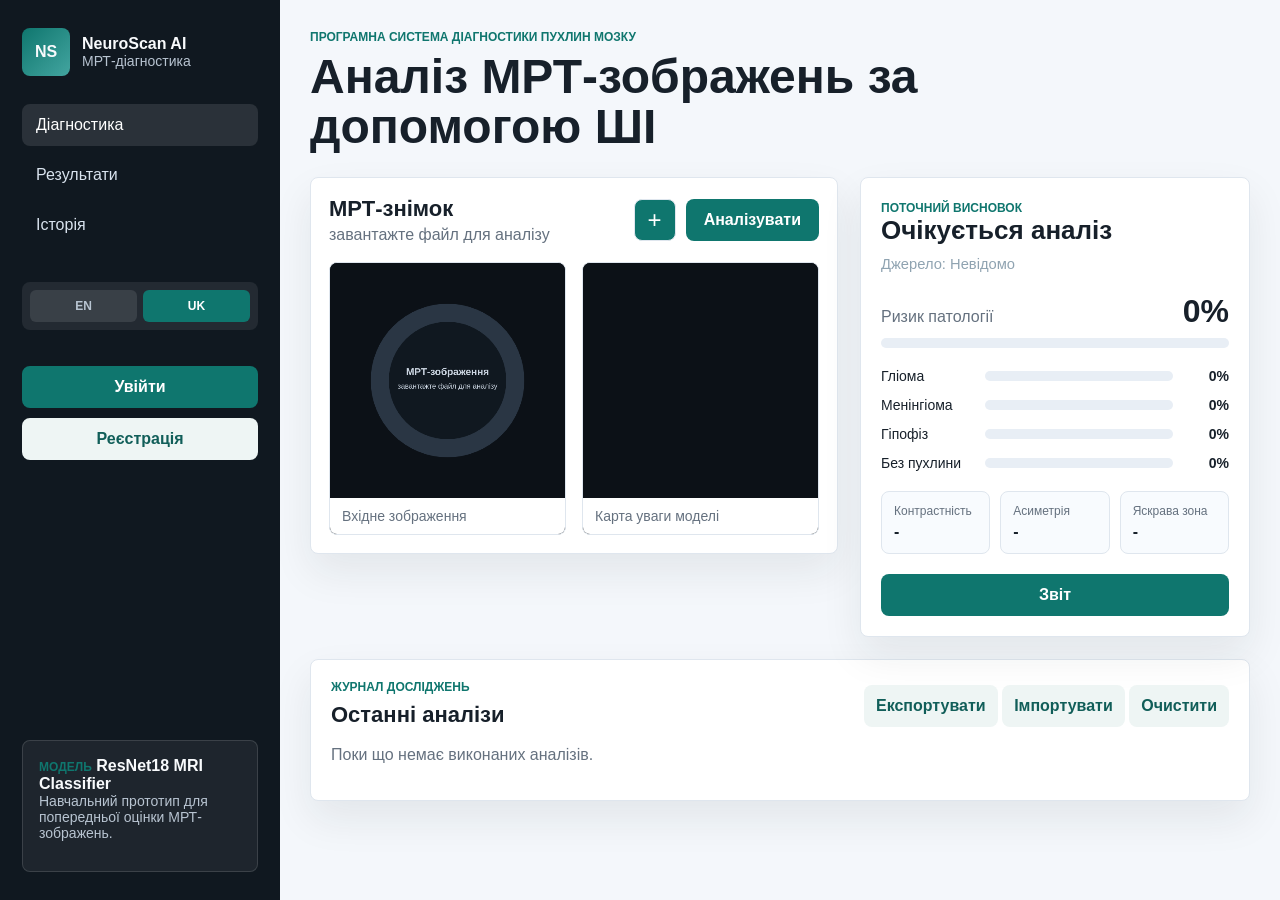
<file: index.html>
<!doctype html>
<html lang="uk">

<head>
  <meta charset="UTF-8" />
  <meta name="viewport" content="width=device-width, initial-scale=1.0" />
  <title>NeuroScan AI | Діагностика пухлин мозку за МРТ</title>
  <meta name="description" content="Програмна система для аналізу МРТ-зображень мозку за допомогою ШІ та нейронної мережі ResNet18." />
  <link rel="stylesheet" href="src/styles.css?v=2.0.1" />
</head>

<body data-page-title="page_title_main" data-page-description="page_description_main">
  <div class="app-shell">
    <aside class="sidebar" aria-label="Навігація" data-i18n-aria-label="navigation">
      <div class="brand">
        <div class="brand-mark">NS</div>
        <div>
          <strong>NeuroScan AI</strong>
          <span data-i18n="mri_diagnostics">МРТ-діагностика</span>
        </div>
      </div>

      <nav class="nav">
        <a class="active" href="#diagnostics" data-i18n="diagnostics">Діагностика</a>
        <a href="#results" data-i18n="results">Результати</a>
        <a href="#history" data-i18n="history">Історія</a>
      </nav>

      <div class="language-switcher">
        <button class="text-button" onclick="setLanguage('en')" id="lang-en" data-language="en" type="button">EN</button>
        <button class="text-button" onclick="setLanguage('uk')" id="lang-uk" data-language="uk" type="button">UK</button>
      </div>

      <div id="authSection" class="auth-section">
        <div id="authGuest" class="auth-guest">
          <button id="loginBtn" class="action-button wide" type="button" data-i18n="login">Увійти</button>
          <button id="registerBtn" class="text-button wide" type="button" data-i18n="register">Реєстрація</button>
        </div>
        <div id="authUser" class="auth-user" hidden>
          <div class="user-avatar" id="userAvatar">U</div>
          <div class="user-info">
            <strong id="userDisplayName">User</strong>
            <span id="userEmail">user@example.com</span>
          </div>
          <button id="logoutBtn" class="text-button" type="button" onclick="appLogout()" data-i18n="logout">Вийти</button>
        </div>
      </div>

      <section class="side-panel">
        <span class="panel-label" data-i18n="model">Модель</span>
        <strong>ResNet18 MRI Classifier</strong>
        <p data-i18n="educational_prototype">Навчальний прототип для попередньої оцінки МРТ-зображень.</p>
      </section>
    </aside>

    <main class="workspace">
      <header class="topbar">
        <div>
          <p class="eyebrow" data-i18n="diagnostic_system">Програмна система діагностики пухлин мозку</p>
          <h1 data-i18n="mri_analysis_ai">Аналіз МРТ-зображень за допомогою ШІ</h1>
        </div>
      </header>

      <section id="diagnostics" class="diagnostics-layout">
        <div class="scan-stage">
          <div class="stage-toolbar">
            <div>
              <h2 data-i18n="mri_scan">МРТ-знімок</h2>
              <p id="fileName" data-i18n="upload_file_for_analysis">завантажте файл для аналізу</p>
            </div>
            <div class="toolbar-actions">
              <label class="icon-button primary" title="Завантажити МРТ" data-i18n-title="upload_mri">
                <input id="imageInput" type="file" accept="image/*" />
                <span>+</span>
              </label>
              <button id="analyzeButton" class="action-button" type="button" data-i18n="analyze">Аналізувати</button>
            </div>
          </div>

          <div class="canvas-grid">
            <figure class="scan-frame">
              <canvas id="scanCanvas" width="520" height="520" aria-label="МРТ-зображення" data-i18n-aria-label="mri_image"></canvas>
              <figcaption data-i18n="input_image">Вхідне зображення</figcaption>
            </figure>
            <figure class="scan-frame">
              <canvas id="heatmapCanvas" width="520" height="520" aria-label="Теплова карта" data-i18n-aria-label="heatmap"></canvas>
              <figcaption data-i18n="model_attention_map">Карта уваги моделі</figcaption>
            </figure>
          </div>
        </div>

        <aside id="results" class="results-panel">
          <div class="result-header">
            <span class="panel-label" data-i18n="current_conclusion">Поточний висновок</span>
            <strong id="diagnosisLabel" data-i18n="awaiting_analysis">Очікується аналіз</strong>
            <span id="resultSource" class="source-tag"><span data-i18n="source">Джерело</span>: <span data-i18n="unknown">Невідомо</span></span>
          </div>

          <div class="risk-meter">
            <div class="risk-copy">
              <span data-i18n="pathology_risk">Ризик патології</span>
              <strong id="riskValue">0%</strong>
            </div>
            <div class="meter-track">
              <div id="riskBar" class="meter-fill"></div>
            </div>
          </div>

          <div class="probabilities" aria-label="Ймовірності класів" data-i18n-aria-label="class_probabilities">
            <div class="probability-row">
              <span data-diagnosis-label="glioma">Гліома</span>
              <div><i id="gliomaBar"></i></div>
              <strong id="gliomaValue">0%</strong>
            </div>
            <div class="probability-row">
              <span data-diagnosis-label="meningioma">Менінгіома</span>
              <div><i id="meningiomaBar"></i></div>
              <strong id="meningiomaValue">0%</strong>
            </div>
            <div class="probability-row">
              <span data-diagnosis-label="pituitary">Гіпофіз</span>
              <div><i id="pituitaryBar"></i></div>
              <strong id="pituitaryValue">0%</strong>
            </div>
            <div class="probability-row">
              <span data-diagnosis-label="no_tumor">Без пухлини</span>
              <div><i id="healthyBar"></i></div>
              <strong id="healthyValue">0%</strong>
            </div>
          </div>

          <dl class="metrics">
            <div>
              <dt data-i18n="contrast">Контрастність</dt>
              <dd id="contrastMetric">-</dd>
            </div>
            <div>
              <dt data-i18n="asymmetry">Асиметрія</dt>
              <dd id="asymmetryMetric">-</dd>
            </div>
            <div>
              <dt data-i18n="bright_area">Яскрава зона</dt>
              <dd id="hotspotMetric">-</dd>
            </div>
          </dl>

          <button id="reportButton" class="action-button wide" type="button" data-i18n="report">Звіт</button>
        </aside>
      </section>

      <section id="history" class="history-section">
        <div class="section-heading">
          <div>
            <p class="eyebrow" data-i18n="research_journal">Журнал досліджень</p>
            <h2 data-i18n="recent_analyses">Останні аналізи</h2>
          </div>
          <div class="history-actions">
            <button id="exportHistoryButton" class="text-button" type="button" data-i18n="export_history">Експортувати</button>
            <button id="importHistoryButton" class="text-button" type="button" data-i18n="import_history">Імпортувати</button>
            <button id="clearHistoryButton" class="text-button" type="button" data-i18n="clear_history">Очистити</button>
            <input id="importHistoryInput" type="file" accept="application/json" hidden />
          </div>
        </div>
        <div id="historyList" class="history-list"></div>
      </section>
    </main>
  </div>

  <div id="loginModal" class="modal-overlay" hidden>
    <div class="modal-panel">
      <button data-modal-close="loginModal" class="modal-close" type="button">&times;</button>
      <form id="loginForm" class="modal-form" autocomplete="on">
        <h2 data-i18n="login">Увійти</h2>
        <label>
          <span data-i18n="email">Email</span>
          <input id="loginEmail" type="email" placeholder="email@example.com" required autocomplete="email" />
        </label>
        <label>
          <span data-i18n="password">Пароль</span>
          <input id="loginPassword" type="password" placeholder="Введіть пароль" data-i18n-placeholder="enter_password" required autocomplete="current-password" />
        </label>
        <p id="loginError" class="form-error" hidden></p>
        <button type="submit" class="action-button wide" data-i18n="login">Увійти</button>
      </form>
    </div>
  </div>

  <div id="registerModal" class="modal-overlay" hidden>
    <div class="modal-panel">
      <button data-modal-close="registerModal" class="modal-close" type="button">&times;</button>
      <form id="registerForm" class="modal-form" autocomplete="on">
        <h2 data-i18n="register">Реєстрація</h2>
        <label>
          <span data-i18n="name_optional">Ім'я (необов'язково)</span>
          <input id="registerName" type="text" placeholder="Ваше ім'я" data-i18n-placeholder="your_name" autocomplete="name" />
        </label>
        <label>
          <span data-i18n="email">Email</span>
          <input id="registerEmail" type="email" placeholder="email@example.com" required autocomplete="email" />
        </label>
        <label>
          <span data-i18n="password">Пароль</span>
          <input id="registerPassword" type="password" placeholder="Мінімум 6 символів" data-i18n-placeholder="minimum_password" required minlength="6" autocomplete="new-password" />
        </label>
        <p id="registerError" class="form-error" hidden></p>
        <button type="submit" class="action-button wide" data-i18n="create_account">Зареєструватися</button>
      </form>
    </div>
  </div>

  <script src="src/i18n.js"></script>
  <script src="src/app.js?v=2.0.3"></script>
  <script>initI18n();</script>
</body>

</html>
</file>
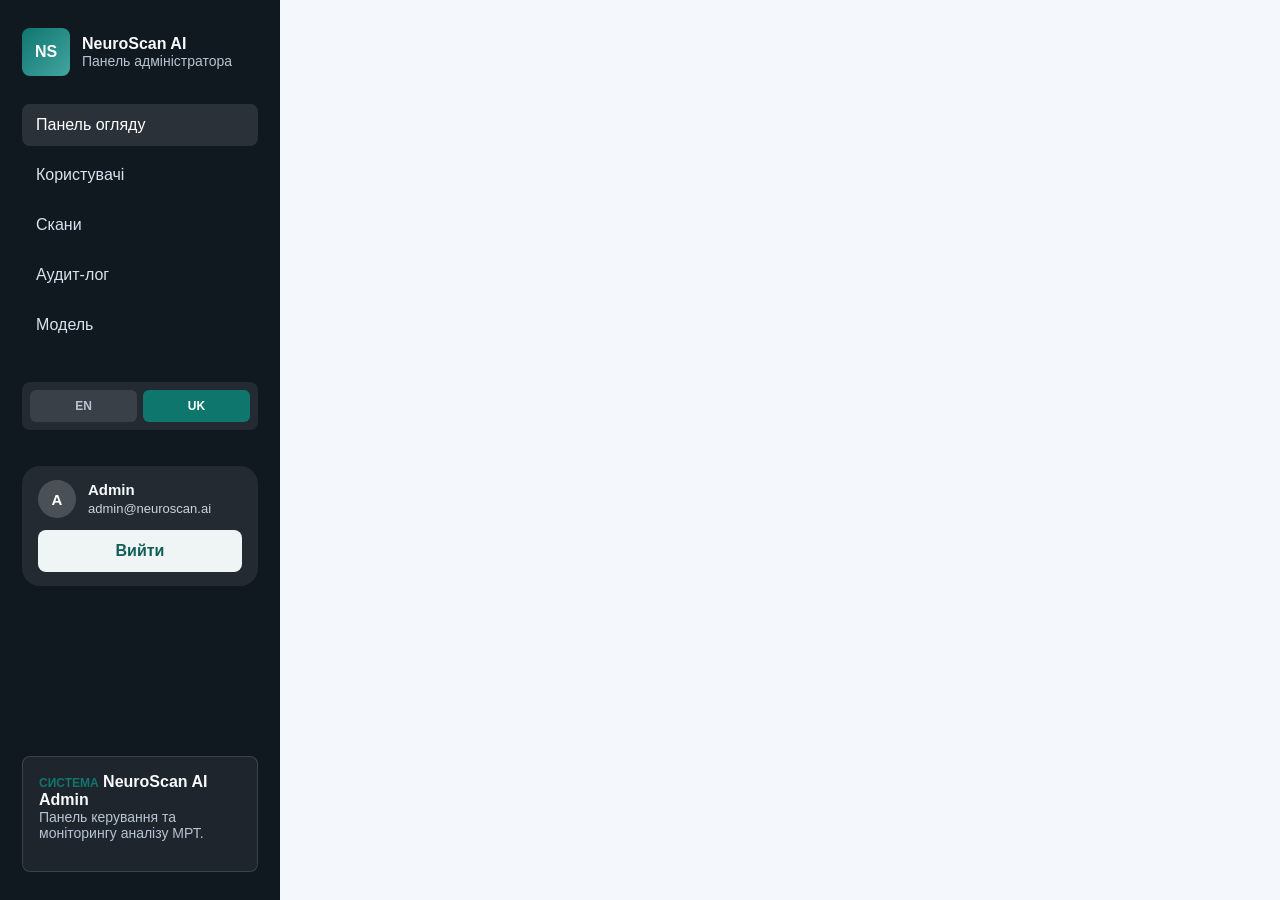
<file: admin.html>
<!doctype html>
<html lang="uk">
  <head>
    <meta charset="UTF-8" />
    <meta name="viewport" content="width=device-width, initial-scale=1.0" />
    <title>NeuroScan AI | Панель адміністратора</title>
    <meta name="description" content="Адміністративна панель NeuroScan AI для керування користувачами, сканами та аудитом." />
    <link rel="stylesheet" href="src/styles.css?v=2.0.1" />
    <link rel="stylesheet" href="src/admin.css?v=2.0.1" />
  </head>
  <body data-page-title="page_title_admin" data-page-description="page_description_admin">
    <div class="app-shell">
      <aside class="sidebar" aria-label="Навігація" data-i18n-aria-label="navigation">
        <div class="brand">
          <div class="brand-mark">NS</div>
          <div>
            <strong>NeuroScan AI</strong>
            <span data-i18n="admin_panel">Панель адміністратора</span>
          </div>
        </div>

        <nav class="nav" id="adminNav">
          <a class="active" href="#dashboard" data-section="dashboard" data-i18n="dashboard">Панель огляду</a>
          <a href="#users" data-section="users" data-i18n="users">Користувачі</a>
          <a href="#scans" data-section="scans" data-i18n="scans">Скани</a>
          <a href="#audit" data-section="audit" data-i18n="audit_log">Аудит-лог</a>
          <a href="#model" data-section="model" data-i18n="model">Модель</a>
        </nav>

        <div class="language-switcher">
          <button class="text-button" onclick="setLanguage('en')" id="lang-en" data-language="en" type="button">EN</button>
          <button class="text-button" onclick="setLanguage('uk')" id="lang-uk" data-language="uk" type="button">UK</button>
        </div>

        <div class="auth-section">
          <div id="authUser" class="auth-user">
            <div class="user-avatar" id="userAvatar">A</div>
            <div class="user-info">
              <strong id="userDisplayName">Admin</strong>
              <span id="userEmail">admin@neuroscan.ai</span>
            </div>
            <button id="logoutBtn" class="text-button" type="button" data-i18n="logout">Вийти</button>
          </div>
        </div>

        <section class="side-panel">
          <span class="panel-label" data-i18n="system">Система</span>
          <strong>NeuroScan AI Admin</strong>
          <p data-i18n="management_panel">Панель керування та моніторингу аналізу МРТ.</p>
        </section>
      </aside>

      <main class="workspace" id="workspaceContent">
        <section id="sec-dashboard" class="admin-section">
          <header class="topbar">
            <div>
              <p class="eyebrow" data-i18n="system_overview">Огляд системи</p>
              <h1 data-i18n="dashboard">Панель огляду</h1>
            </div>
          </header>

          <div class="stat-cards" id="statCards">
            <div class="stat-card">
              <span class="stat-label" data-i18n="users">Користувачі</span>
              <strong class="stat-value" id="statUsers">-</strong>
            </div>
            <div class="stat-card">
              <span class="stat-label" data-i18n="active_users">Активні</span>
              <strong class="stat-value" id="statActive">-</strong>
            </div>
            <div class="stat-card">
              <span class="stat-label" data-i18n="scans_today">Аналізів сьогодні</span>
              <strong class="stat-value" id="statToday">-</strong>
            </div>
            <div class="stat-card">
              <span class="stat-label" data-i18n="total_scans">Всього аналізів</span>
              <strong class="stat-value" id="statTotal">-</strong>
            </div>
          </div>

          <div class="dashboard-grid">
            <div class="chart-panel">
              <h2 data-i18n="scans_recent_days">Аналізи за останні дні</h2>
              <canvas id="scansChart" width="600" height="260"></canvas>
            </div>
            <div class="chart-panel">
              <h2 data-i18n="diagnosis_distribution">Розподіл діагнозів</h2>
              <canvas id="diagChart" width="300" height="260"></canvas>
              <div id="diagLegend" class="diag-legend"></div>
            </div>
          </div>

          <div class="panel-card">
            <h2 data-i18n="recent_analyses">Останні аналізи</h2>
            <table class="data-table" id="recentScansTable">
              <thead>
                <tr>
                  <th data-i18n="file">Файл</th>
                  <th data-i18n="diagnosis">Діагноз</th>
                  <th data-i18n="risk">Ризик</th>
                  <th data-i18n="date">Дата</th>
                </tr>
              </thead>
              <tbody></tbody>
            </table>
          </div>
        </section>

        <section id="sec-users" class="admin-section" hidden>
          <header class="topbar">
            <div>
              <p class="eyebrow" data-i18n="management">Управління</p>
              <h1 data-i18n="users">Користувачі</h1>
            </div>
          </header>

          <div class="filter-bar">
            <input id="userSearch" type="text" placeholder="Пошук за email або ім'ям..." data-i18n-placeholder="search_user" class="filter-input" />
            <select id="userRoleFilter" class="filter-select">
              <option value="" data-i18n="all_roles">Всі ролі</option>
              <option value="user" data-i18n="role_user">Користувач</option>
              <option value="admin" data-i18n="role_admin">Адміністратор</option>
            </select>
            <select id="userStatusFilter" class="filter-select">
              <option value="" data-i18n="all_statuses">Всі статуси</option>
              <option value="true" data-i18n="active_users">Активні</option>
              <option value="false" data-i18n="inactive">Деактивовані</option>
            </select>
          </div>

          <div class="panel-card">
            <table class="data-table" id="usersTable">
              <thead>
                <tr>
                  <th data-i18n="email">Email</th>
                  <th data-i18n="name">Ім'я</th>
                  <th data-i18n="role">Роль</th>
                  <th data-i18n="status">Статус</th>
                  <th data-i18n="registration">Реєстрація</th>
                  <th data-i18n="scans">Скани</th>
                  <th data-i18n="actions">Дії</th>
                </tr>
              </thead>
              <tbody></tbody>
            </table>
            <div id="usersPagination" class="pagination"></div>
          </div>
        </section>

        <section id="sec-scans" class="admin-section" hidden>
          <header class="topbar">
            <div>
              <p class="eyebrow" data-i18n="results_browser">Браузер результатів</p>
              <h1 data-i18n="scans">Скани</h1>
            </div>
          </header>

          <div class="filter-bar">
            <select id="scanLabelFilter" class="filter-select">
              <option value="" data-i18n="all_diagnoses">Всі діагнози</option>
              <option value="glioma" data-i18n="glioma">Гліома</option>
              <option value="meningioma" data-i18n="meningioma">Менінгіома</option>
              <option value="pituitary" data-i18n="pituitary">Гіпофіз</option>
              <option value="no_tumor" data-i18n="no_tumor">Без пухлини</option>
            </select>
          </div>

          <div class="panel-card">
            <table class="data-table" id="scansTable">
              <thead>
                <tr>
                  <th data-i18n="file">Файл</th>
                  <th data-i18n="user">Користувач</th>
                  <th data-i18n="diagnosis">Діагноз</th>
                  <th data-i18n="risk">Ризик</th>
                  <th data-i18n="model">Модель</th>
                  <th data-i18n="date">Дата</th>
                  <th data-i18n="actions">Дії</th>
                </tr>
              </thead>
              <tbody></tbody>
            </table>
            <div id="scansPagination" class="pagination"></div>
          </div>
        </section>

        <section id="sec-audit" class="admin-section" hidden>
          <header class="topbar">
            <div>
              <p class="eyebrow" data-i18n="action_journal">Журнал дій</p>
              <h1 data-i18n="audit_log">Аудит-лог</h1>
            </div>
          </header>

          <div class="filter-bar">
            <select id="auditActionFilter" class="filter-select">
              <option value="" data-i18n="all_actions">Всі дії</option>
              <option value="login" data-i18n="login">Увійти</option>
              <option value="register" data-i18n="register">Реєстрація</option>
              <option value="predict" data-i18n="analyze">Аналізувати</option>
            </select>
          </div>

          <div class="panel-card">
            <table class="data-table" id="auditTable">
              <thead>
                <tr>
                  <th data-i18n="time">Час</th>
                  <th data-i18n="user">Користувач</th>
                  <th data-i18n="actions">Дія</th>
                  <th>IP</th>
                  <th data-i18n="details">Деталі</th>
                </tr>
              </thead>
              <tbody></tbody>
            </table>
            <div id="auditPagination" class="pagination"></div>
          </div>
        </section>

        <section id="sec-model" class="admin-section" hidden>
          <header class="topbar">
            <div>
              <p class="eyebrow" data-i18n="ml_configuration">ML конфігурація</p>
              <h1 data-i18n="model_information">Інформація про модель</h1>
            </div>
          </header>

          <div class="model-grid" id="modelInfoGrid">
            <div class="panel-card">
              <h2 data-i18n="general_information">Загальна інформація</h2>
              <dl class="info-list" id="modelGeneralInfo"></dl>
            </div>
            <div class="panel-card">
              <h2 data-i18n="classes">Класи</h2>
              <div id="modelClasses" class="model-classes"></div>
            </div>
            <div class="panel-card model-metrics-card">
              <h2 data-i18n="metrics">Метрики</h2>
              <div id="modelMetrics" class="model-metrics"></div>
            </div>
          </div>
        </section>
      </main>
    </div>

    <div id="scanModal" class="modal-overlay" hidden>
      <div class="modal-panel modal-wide">
        <button id="scanModalClose" class="modal-close" type="button">&times;</button>
        <h2 id="scanModalTitle" data-i18n="scan_details">Деталі скану</h2>
        <div id="scanModalContent" class="scan-detail-content"></div>
      </div>
    </div>

    <script src="src/i18n.js"></script>
    <script src="src/admin.js?v=2.0.2"></script>
    <script>initI18n();</script>
  </body>
</html>
</file>
<file: src/styles.css>
:root {
  color-scheme: light;
  --ink: #17202a;
  --muted: #65717f;
  --line: #dfe6ee;
  --panel: #ffffff;
  --page: #f4f7fb;
  --teal: #0f766e;
  --teal-dark: #115e59;
  --coral: #df6b57;
  --amber: #d8952f;
  --blue: #2563eb;
  --shadow: 0 18px 40px rgba(23, 32, 42, 0.08);
}

* {
  box-sizing: border-box;
}

html {
  scroll-behavior: smooth;
}

body {
  margin: 0;
  min-height: 100vh;
  background: var(--page);
  color: var(--ink);
  font-family: Arial, Helvetica, sans-serif;
}

button,
input {
  font: inherit;
}

.app-shell {
  display: grid;
  grid-template-columns: 280px minmax(0, 1fr);
  min-height: 100vh;
}

.sidebar {
  position: sticky;
  top: 0;
  height: 100vh;
  display: flex;
  flex-direction: column;
  gap: 28px;
  padding: 28px 22px;
  background: #101820;
  color: #f8fafc;
}

.brand {
  display: flex;
  align-items: center;
  gap: 12px;
}

.brand-mark {
  display: grid;
  width: 48px;
  height: 48px;
  place-items: center;
  border-radius: 8px;
  background: linear-gradient(135deg, var(--teal), #43a5a0);
  font-weight: 800;
}

.brand strong,
.brand span {
  display: block;
}

.brand span,
.side-panel p {
  color: #b8c4d1;
  font-size: 14px;
}

.nav {
  display: grid;
  gap: 8px;
}

.nav a {
  color: #d9e3ee;
  padding: 12px 14px;
  border-radius: 8px;
  text-decoration: none;
}

.nav a.active,
.nav a:hover {
  background: rgba(255, 255, 255, 0.11);
  color: #ffffff;
}

.side-panel {
  margin-top: auto;
  padding: 16px;
  border: 1px solid rgba(255, 255, 255, 0.13);
  border-radius: 8px;
  background: rgba(255, 255, 255, 0.06);
}

.panel-label,
.eyebrow {
  margin: 0 0 8px;
  color: var(--teal);
  font-size: 12px;
  font-weight: 800;
  letter-spacing: 0;
  text-transform: uppercase;
}

.workspace {
  min-width: 0;
  padding: 30px;
}

.topbar {
  display: flex;
  align-items: flex-start;
  justify-content: space-between;
  gap: 20px;
  margin-bottom: 24px;
}

h1,
h2,
p {
  margin-top: 0;
}

h1 {
  max-width: 820px;
  margin-bottom: 0;
  font-size: clamp(30px, 4vw, 48px);
  line-height: 1.05;
}

h2 {
  margin-bottom: 4px;
  font-size: 22px;
}

.status-chip {
  display: flex;
  align-items: center;
  gap: 8px;
  flex: 0 0 auto;
  padding: 10px 12px;
  border: 1px solid var(--line);
  border-radius: 999px;
  background: var(--panel);
  box-shadow: var(--shadow);
  font-size: 14px;
}

.status-chip span {
  width: 10px;
  height: 10px;
  border-radius: 50%;
  background: #22c55e;
}

.source-tag {
  display: inline-block;
  margin-top: 10px;
  color: #8fa3b1;
  font-size: 0.92rem;
}

.diagnostics-layout {
  display: grid;
  grid-template-columns: minmax(0, 1fr) 390px;
  gap: 22px;
  align-items: start;
}

.scan-stage,
.results-panel,
.history-section {
  border: 1px solid var(--line);
  border-radius: 8px;
  background: var(--panel);
  box-shadow: var(--shadow);
}

.scan-stage {
  padding: 18px;
}

.stage-toolbar,
.section-heading {
  display: flex;
  align-items: center;
  justify-content: space-between;
  gap: 16px;
}

#fileName {
  margin-bottom: 0;
  color: var(--muted);
}

.auth-section {
  display: grid;
  gap: 10px;
}

.auth-guest:not([hidden]) {
  display: grid;
  gap: 10px;
}

.auth-user:not([hidden]) {
  display: grid;
  grid-template-columns: auto 1fr;
  grid-template-rows: auto auto;
  gap: 12px;
  align-items: center;
  padding: 14px 16px;
  border-radius: 18px;
  background: rgba(255, 255, 255, 0.08);
}

.user-avatar {
  display: grid;
  width: 38px;
  height: 38px;
  place-items: center;
  border-radius: 50%;
  background: rgba(255, 255, 255, 0.18);
  color: #ffffff;
  font-weight: 800;
  font-size: 15px;
}

.user-info {
  min-width: 0;
}

.user-info strong {
  display: block;
  margin-bottom: 2px;
  font-size: 15px;
  line-height: 1.1;
}

.user-info span {
  display: block;
  color: #cbd3de;
  font-size: 13px;
}

.auth-guest button {
  width: 100%;
}

.auth-user button {
  width: 100%;
  min-width: auto;
  grid-column: 1 / -1;
}

.toolbar-actions {
  display: flex;
  align-items: center;
  gap: 10px;
}

.modal-overlay {
  position: fixed;
  inset: 0;
  place-items: center;
  padding: 24px;
  background: rgba(4, 13, 24, 0.72);
  z-index: 999;
}

.modal-overlay:not([hidden]) {
  display: grid;
}

.modal-panel {
  width: min(100%, 460px);
  border-radius: 24px;
  padding: 28px 26px;
  background: #ffffff;
  box-shadow: var(--shadow);
  position: relative;
}

.modal-close {
  position: absolute;
  top: 16px;
  right: 16px;
  width: 38px;
  height: 38px;
  border: 0;
  border-radius: 50%;
  background: #f3f7fb;
  color: var(--ink);
  font-size: 22px;
  cursor: pointer;
}

.modal-tabs {
  display: flex;
  gap: 10px;
  margin-bottom: 20px;
}

.modal-tab {
  flex: 1;
  min-height: 44px;
  border: 1px solid var(--line);
  border-radius: 999px;
  background: #f8fbfe;
  color: var(--ink);
  font-weight: 700;
  cursor: pointer;
}

.modal-tab.active {
  border-color: transparent;
  background: var(--teal);
  color: #ffffff;
}

.modal-form {
  display: grid;
  gap: 16px;
}

.modal-form label {
  display: grid;
  gap: 8px;
  font-size: 14px;
}

.modal-form input {
  width: 100%;
  min-height: 44px;
  padding: 12px 14px;
  border: 1px solid var(--line);
  border-radius: 12px;
  background: #f8fbfe;
  color: var(--ink);
}

.form-error {
  margin: 0;
  color: var(--coral);
  font-size: 14px;
}

.icon-button,
.action-button,
.text-button {
  min-height: 42px;
  border: 0;
  border-radius: 8px;
  cursor: pointer;
}

.icon-button {
  display: grid;
  width: 42px;
  place-items: center;
  border: 1px solid var(--line);
  background: #f8fbfe;
  color: var(--ink);
  font-size: 24px;
}

.icon-button.primary {
  background: var(--teal);
  color: #ffffff;
}

.icon-button input {
  position: absolute;
  width: 1px;
  height: 1px;
  opacity: 0;
  pointer-events: none;
}

.action-button {
  padding: 0 18px;
  background: var(--teal);
  color: #ffffff;
  font-weight: 800;
}

.action-button:hover {
  background: var(--teal-dark);
}

.action-button.wide {
  width: 100%;
}

.wide {
  width: 100%;
}

.text-button {
  padding: 0 12px;
  background: #eef5f4;
  color: var(--teal-dark);
  font-weight: 700;
}

.canvas-grid {
  display: grid;
  grid-template-columns: repeat(2, minmax(0, 1fr));
  gap: 16px;
  margin-top: 18px;
}

.scan-frame {
  margin: 0;
  overflow: hidden;
  border: 1px solid var(--line);
  border-radius: 8px;
  background: #0c1117;
}

canvas {
  display: block;
  width: 100%;
  aspect-ratio: 1;
}

figcaption {
  padding: 10px 12px;
  background: #ffffff;
  color: var(--muted);
  font-size: 14px;
}

.results-panel {
  display: grid;
  gap: 20px;
  padding: 20px;
}

.result-header strong {
  display: block;
  font-size: 26px;
  line-height: 1.15;
}

.risk-copy {
  display: flex;
  align-items: baseline;
  justify-content: space-between;
  margin-bottom: 8px;
}

.risk-copy span {
  color: var(--muted);
}

.risk-copy strong {
  font-size: 32px;
}

.meter-track,
.probability-row div {
  overflow: hidden;
  height: 10px;
  border-radius: 999px;
  background: #e8eef5;
}

.meter-fill,
.probability-row i {
  display: block;
  width: 0%;
  height: 100%;
  border-radius: inherit;
  background: var(--coral);
  transition: width 420ms ease;
}

.probabilities {
  display: grid;
  gap: 13px;
}

.probability-row {
  display: grid;
  grid-template-columns: 94px minmax(80px, 1fr) 46px;
  align-items: center;
  gap: 10px;
  font-size: 14px;
}

.probability-row strong {
  text-align: right;
}

#gliomaBar {
  background: var(--coral);
}

#meningiomaBar {
  background: var(--amber);
}

#pituitaryBar {
  background: var(--blue);
}

#healthyBar {
  background: var(--teal);
}

.metrics {
  display: grid;
  grid-template-columns: repeat(3, 1fr);
  gap: 10px;
  margin: 0;
}

.metrics div {
  padding: 12px;
  border: 1px solid var(--line);
  border-radius: 8px;
  background: #f8fbfe;
}

.metrics dt {
  color: var(--muted);
  font-size: 12px;
}

.metrics dd {
  margin: 5px 0 0;
  font-weight: 800;
}

.history-section {
  margin-top: 22px;
  padding: 20px;
}

.history-list {
  display: grid;
  gap: 10px;
  margin-top: 14px;
}

.history-item {
  display: grid;
  grid-template-columns: minmax(0, 1fr) auto;
  gap: 12px;
  padding: 14px;
  border: 1px solid var(--line);
  border-radius: 8px;
  background: #fbfdff;
}

.history-item strong,
.history-item span {
  display: block;
}

.history-item span {
  color: var(--muted);
  font-size: 14px;
}

.history-risk {
  align-self: center;
  color: var(--coral);
  font-weight: 800;
}

.empty-history {
  color: var(--muted);
}

.rename-form {
  display: inline-flex;
  gap: 8px;
  align-items: center;
}
.rename-input {
  background: #ffffff;
  border: 1px solid var(--line);
  color: var(--ink);
  padding: 8px 10px;
  border-radius: 8px;
  min-width: 220px;
  box-shadow: 0 6px 18px rgba(23,32,42,0.06);
}
.rename-ext {
  color: var(--muted);
  font-size: 13px;
  padding: 6px 8px;
  background: transparent;
}
.rename-actions {
  display: inline-flex;
  gap: 8px;
}
.btn-small {
  padding: 6px 12px;
  min-height: 34px;
  border: 1px solid var(--line);
  border-radius: 8px;
  background: var(--panel);
  color: var(--ink);
  font-size: 13px;
  font-weight: 700;
  cursor: pointer;
}
.btn-small:hover { background: var(--page); }
.btn-save {
  background: linear-gradient(90deg,var(--coral),#f48a6f);
  color: #fff;
  border-color: transparent;
}
.btn-save:hover { filter: brightness(0.96); }
.btn-cancel { background: transparent; }
.edit-scan {
  background: transparent;
  border: none;
  color: var(--muted);
  cursor: pointer;
  font-size: 14px;
}
.edit-scan:hover { color: var(--coral); }

@media (max-width: 1120px) {
  .app-shell {
    grid-template-columns: 1fr;
  }

  .sidebar {
    position: static;
    height: auto;
  }

  .diagnostics-layout {
    grid-template-columns: 1fr;
  }
}

@media (max-width: 720px) {
  .workspace {
    padding: 18px;
  }

  .topbar,
  .stage-toolbar,
  .section-heading {
    align-items: stretch;
    flex-direction: column;
  }

  .canvas-grid,
  .metrics {
    grid-template-columns: 1fr;
  }

  .toolbar-actions {
    flex-wrap: wrap;
  }

  .action-button {
    flex: 1 1 150px;
  }
}

/* Language Switcher */
.language-switcher {
  display: flex;
  gap: 6px;
  padding: 8px;
  border-radius: 8px;
  background: rgba(255, 255, 255, 0.08);
  margin: 8px 0;
}

.language-switcher .text-button {
  flex: 1;
  padding: 8px 10px;
  background: rgba(255, 255, 255, 0.1);
  color: #b8c4d1;
  font-size: 12px;
  font-weight: 700;
  border-radius: 6px;
  border: none;
  cursor: pointer;
  transition: all 200ms ease;
  min-height: 32px;
}

.language-switcher .text-button:hover {
  background: rgba(255, 255, 255, 0.15);
  color: #ffffff;
}

.language-switcher .text-button.active {
  background: var(--teal);
  color: #ffffff;
}
</file>
<file: src/admin.css>
.login-required {
  display: grid;
  place-items: center;
  min-height: 70vh;
}

.login-required-card {
  text-align: center;
  padding: 48px 32px;
  border: 1px solid var(--line);
  border-radius: 12px;
  background: var(--panel);
  box-shadow: var(--shadow);
  max-width: 440px;
  width: 100%;
}

.login-required-card h2 {
  font-size: 24px;
  margin-bottom: 8px;
}

.login-required-card p {
  color: var(--muted);
  margin-bottom: 24px;
}



.back-link {
  display: block;
  margin-top: 8px;
  color: #b8c4d1;
  text-decoration: none;
  font-size: 14px;
}

.back-link:hover {
  color: #ffffff;
}



.stat-cards {
  display: grid;
  grid-template-columns: repeat(4, 1fr);
  gap: 16px;
  margin-bottom: 22px;
}

.stat-card {
  padding: 20px;
  border: 1px solid var(--line);
  border-radius: 8px;
  background: var(--panel);
  box-shadow: var(--shadow);
}

.stat-label {
  display: block;
  color: var(--muted);
  font-size: 13px;
  font-weight: 600;
  text-transform: uppercase;
  letter-spacing: 0.02em;
  margin-bottom: 8px;
}

.stat-value {
  display: block;
  font-size: 36px;
  font-weight: 800;
  line-height: 1;
  color: var(--ink);
}

.stat-card:nth-child(1) .stat-value {
  color: var(--blue);
}

.stat-card:nth-child(2) .stat-value {
  color: var(--teal);
}

.stat-card:nth-child(3) .stat-value {
  color: var(--amber);
}

.stat-card:nth-child(4) .stat-value {
  color: var(--coral);
}



.dashboard-grid {
  display: grid;
  grid-template-columns: 1fr 1fr;
  gap: 22px;
  margin-bottom: 22px;
}

.chart-panel {
  padding: 20px;
  border: 1px solid var(--line);
  border-radius: 8px;
  background: var(--panel);
  box-shadow: var(--shadow);
}

.chart-panel h2 {
  font-size: 18px;
  margin-bottom: 16px;
}

.chart-panel canvas {
  width: 100%;
  height: auto;
  aspect-ratio: auto;
}

.diag-legend {
  display: flex;
  flex-wrap: wrap;
  gap: 16px;
  margin-top: 14px;
}

.diag-legend-item {
  display: flex;
  align-items: center;
  gap: 6px;
  font-size: 13px;
  color: var(--muted);
}

.diag-legend-dot {
  width: 10px;
  height: 10px;
  border-radius: 50%;
  flex-shrink: 0;
}



.panel-card {
  padding: 20px;
  border: 1px solid var(--line);
  border-radius: 8px;
  background: var(--panel);
  box-shadow: var(--shadow);
  margin-bottom: 22px;
}

.panel-card h2 {
  font-size: 18px;
  margin-bottom: 16px;
}



.data-table {
  width: 100%;
  border-collapse: collapse;
  font-size: 14px;
}

.data-table thead th {
  text-align: left;
  padding: 10px 12px;
  color: var(--muted);
  font-size: 12px;
  font-weight: 700;
  text-transform: uppercase;
  letter-spacing: 0.02em;
  border-bottom: 2px solid var(--line);
}

.data-table tbody td {
  padding: 12px;
  border-bottom: 1px solid var(--line);
  vertical-align: middle;
}

.data-table tbody tr:hover {
  background: #f8fbfe;
}

.data-table tbody tr:last-child td {
  border-bottom: none;
}



.badge {
  display: inline-block;
  padding: 3px 10px;
  border-radius: 999px;
  font-size: 12px;
  font-weight: 700;
  text-transform: capitalize;
}

.badge-admin {
  background: rgba(15, 118, 110, 0.12);
  color: var(--teal-dark);
}

.badge-user {
  background: rgba(37, 99, 235, 0.1);
  color: var(--blue);
}

.badge-active {
  background: rgba(34, 197, 94, 0.12);
  color: #15803d;
}

.badge-inactive {
  background: rgba(239, 68, 68, 0.1);
  color: #b91c1c;
}

.badge-glioma {
  background: rgba(223, 107, 87, 0.12);
  color: var(--coral);
}

.badge-meningioma {
  background: rgba(216, 149, 47, 0.12);
  color: var(--amber);
}

.badge-pituitary {
  background: rgba(37, 99, 235, 0.1);
  color: var(--blue);
}

.badge-no_tumor,
.badge-notumor {
  background: rgba(15, 118, 110, 0.12);
  color: var(--teal-dark);
}



.filter-bar {
  display: flex;
  gap: 12px;
  margin-bottom: 16px;
  flex-wrap: wrap;
}

.filter-input,
.filter-select {
  padding: 10px 14px;
  border: 1px solid var(--line);
  border-radius: 8px;
  background: var(--panel);
  font-size: 14px;
  min-height: 42px;
}

.filter-input {
  flex: 1;
  min-width: 200px;
}

.filter-input:focus,
.filter-select:focus {
  outline: none;
  border-color: var(--teal);
  box-shadow: 0 0 0 3px rgba(15, 118, 110, 0.12);
}



.pagination {
  display: flex;
  align-items: center;
  justify-content: center;
  gap: 8px;
  margin-top: 16px;
  padding-top: 16px;
  border-top: 1px solid var(--line);
}

.page-btn {
  min-width: 36px;
  min-height: 36px;
  border: 1px solid var(--line);
  border-radius: 6px;
  background: var(--panel);
  color: var(--ink);
  font-size: 14px;
  font-weight: 600;
  cursor: pointer;
  display: grid;
  place-items: center;
}

.page-btn:hover {
  background: var(--page);
  border-color: var(--teal);
}

.page-btn.active {
  background: var(--teal);
  color: #ffffff;
  border-color: var(--teal);
}

.page-btn:disabled {
  opacity: 0.4;
  cursor: not-allowed;
}

.page-info {
  color: var(--muted);
  font-size: 14px;
  margin: 0 8px;
}



.table-actions {
  display: flex;
  gap: 6px;
}

.btn-small {
  padding: 4px 10px;
  min-height: 28px;
  border: 1px solid var(--line);
  border-radius: 6px;
  background: var(--panel);
  color: var(--ink);
  font-size: 12px;
  font-weight: 600;
  cursor: pointer;
}

.btn-small:hover {
  background: var(--page);
}

.btn-danger {
  color: #b91c1c;
  border-color: #fecaca;
}

.btn-danger:hover {
  background: #fef2f2;
}



.model-grid {
  display: grid;
  grid-template-columns: 1fr 1fr;
  gap: 22px;
}

.model-metrics-card {
  grid-column: 1 / -1;
}

.info-list {
  margin: 0;
}

.info-list dt {
  color: var(--muted);
  font-size: 12px;
  font-weight: 700;
  text-transform: uppercase;
  margin-bottom: 4px;
}

.info-list dd {
  margin: 0 0 16px;
  font-size: 15px;
  font-weight: 600;
}

.info-list dd:last-child {
  margin-bottom: 0;
}

.model-classes {
  display: flex;
  flex-wrap: wrap;
  gap: 8px;
}

.class-chip {
  padding: 6px 14px;
  border-radius: 999px;
  font-size: 14px;
  font-weight: 700;
  text-transform: capitalize;
}

.model-metrics {
  display: grid;
  grid-template-columns: repeat(auto-fill, minmax(180px, 1fr));
  gap: 12px;
}

.metric-card {
  padding: 14px;
  border: 1px solid var(--line);
  border-radius: 8px;
  background: #f8fbfe;
}

.metric-card dt {
  color: var(--muted);
  font-size: 12px;
  font-weight: 600;
  margin-bottom: 4px;
}

.metric-card dd {
  margin: 0;
  font-size: 20px;
  font-weight: 800;
  color: var(--ink);
}



.modal-wide {
  max-width: 680px;
}

.scan-detail-content {
  display: grid;
  gap: 16px;
  margin-top: 16px;
}

.scan-detail-content dl {
  margin: 0;
  display: grid;
  grid-template-columns: 140px 1fr;
  gap: 8px 16px;
  font-size: 14px;
}

.scan-detail-content dt {
  color: var(--muted);
  font-weight: 600;
}

.scan-detail-content dd {
  margin: 0;
}

.scan-detail-content .prob-bars {
  display: grid;
  gap: 8px;
}

.scan-detail-content .prob-row {
  display: grid;
  grid-template-columns: 100px 1fr 50px;
  align-items: center;
  gap: 8px;
  font-size: 13px;
}

.scan-detail-content .prob-bar-track {
  height: 8px;
  border-radius: 999px;
  background: #e8eef5;
  overflow: hidden;
}

.scan-detail-content .prob-bar-fill {
  height: 100%;
  border-radius: 999px;
  transition: width 300ms ease;
}



.admin-section {
  animation: fadeIn 200ms ease;
}



@media (max-width: 1120px) {
  .stat-cards {
    grid-template-columns: repeat(2, 1fr);
  }

  .dashboard-grid {
    grid-template-columns: 1fr;
  }

  .model-grid {
    grid-template-columns: 1fr;
  }
}

@media (max-width: 720px) {
  .stat-cards {
    grid-template-columns: 1fr;
  }

  .filter-bar {
    flex-direction: column;
  }

  .data-table {
    font-size: 12px;
  }

  .data-table thead th,
  .data-table tbody td {
    padding: 8px;
  }
}
</file>
